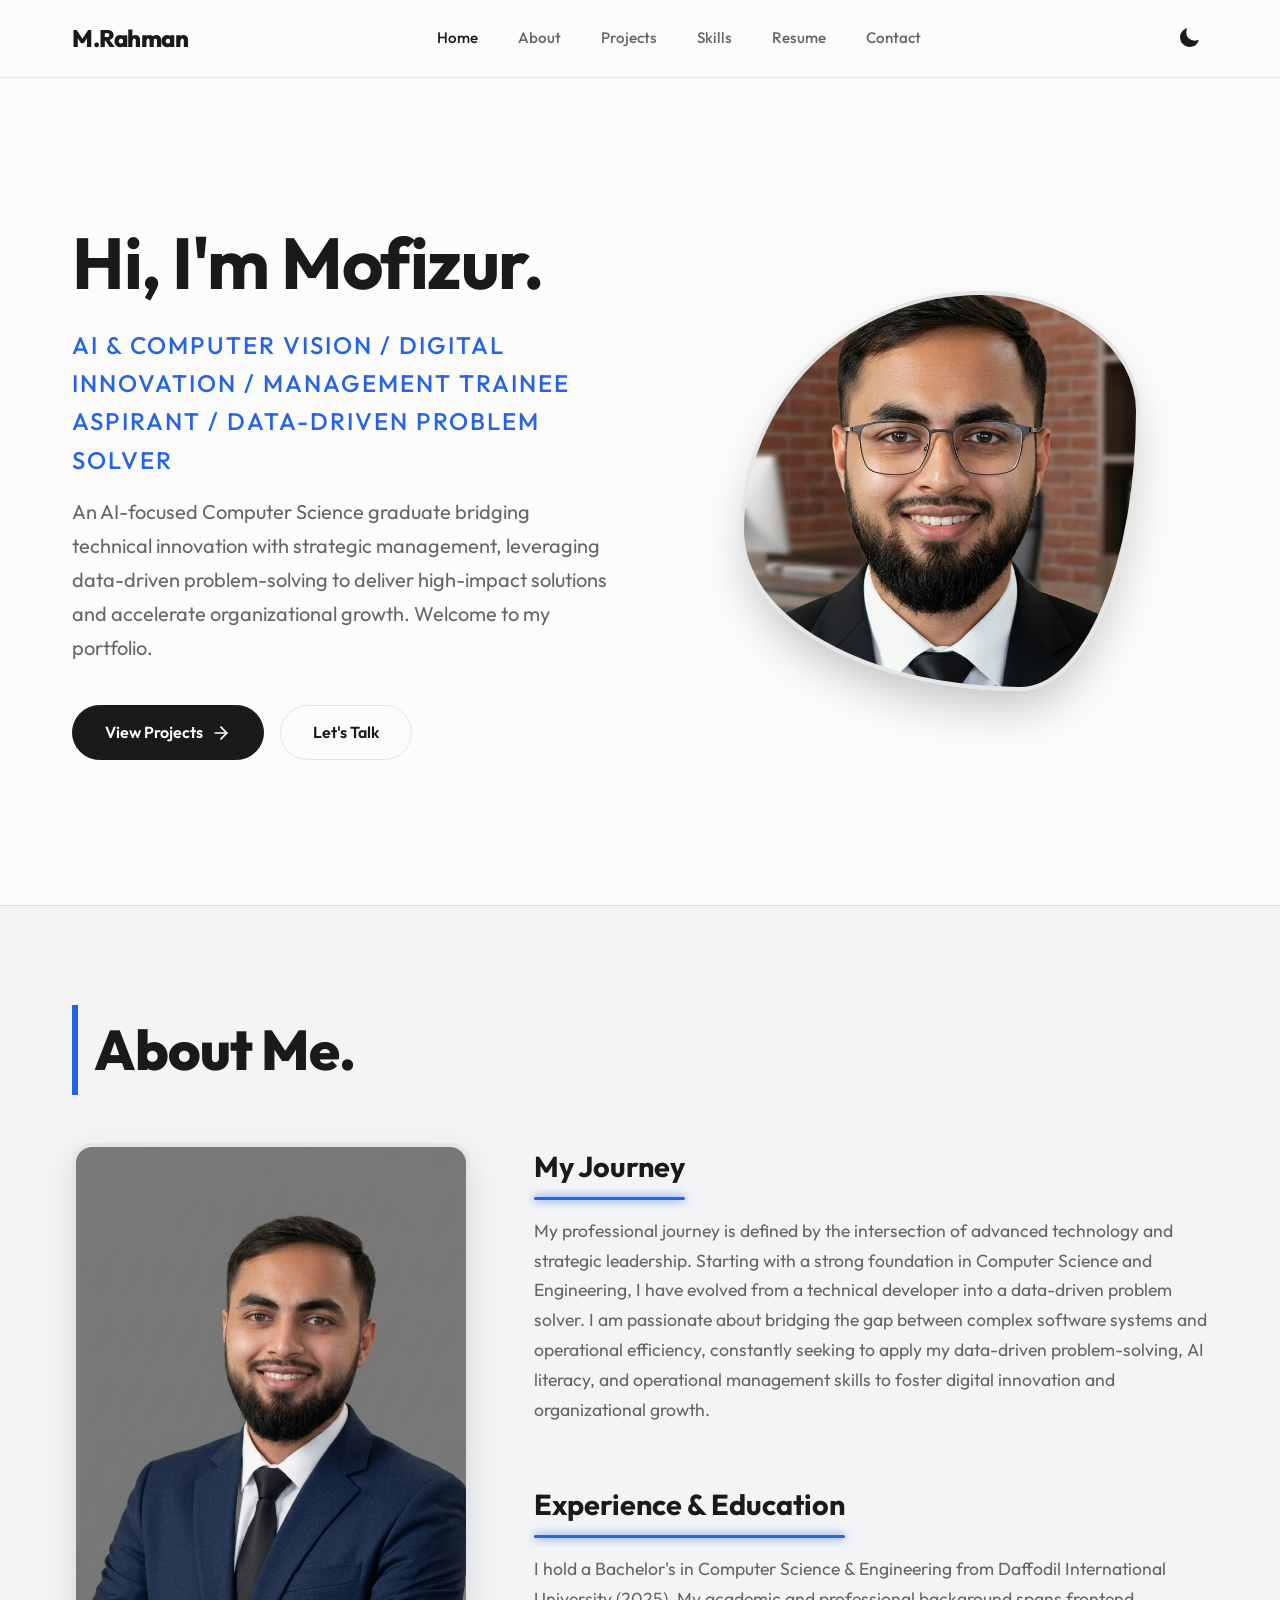
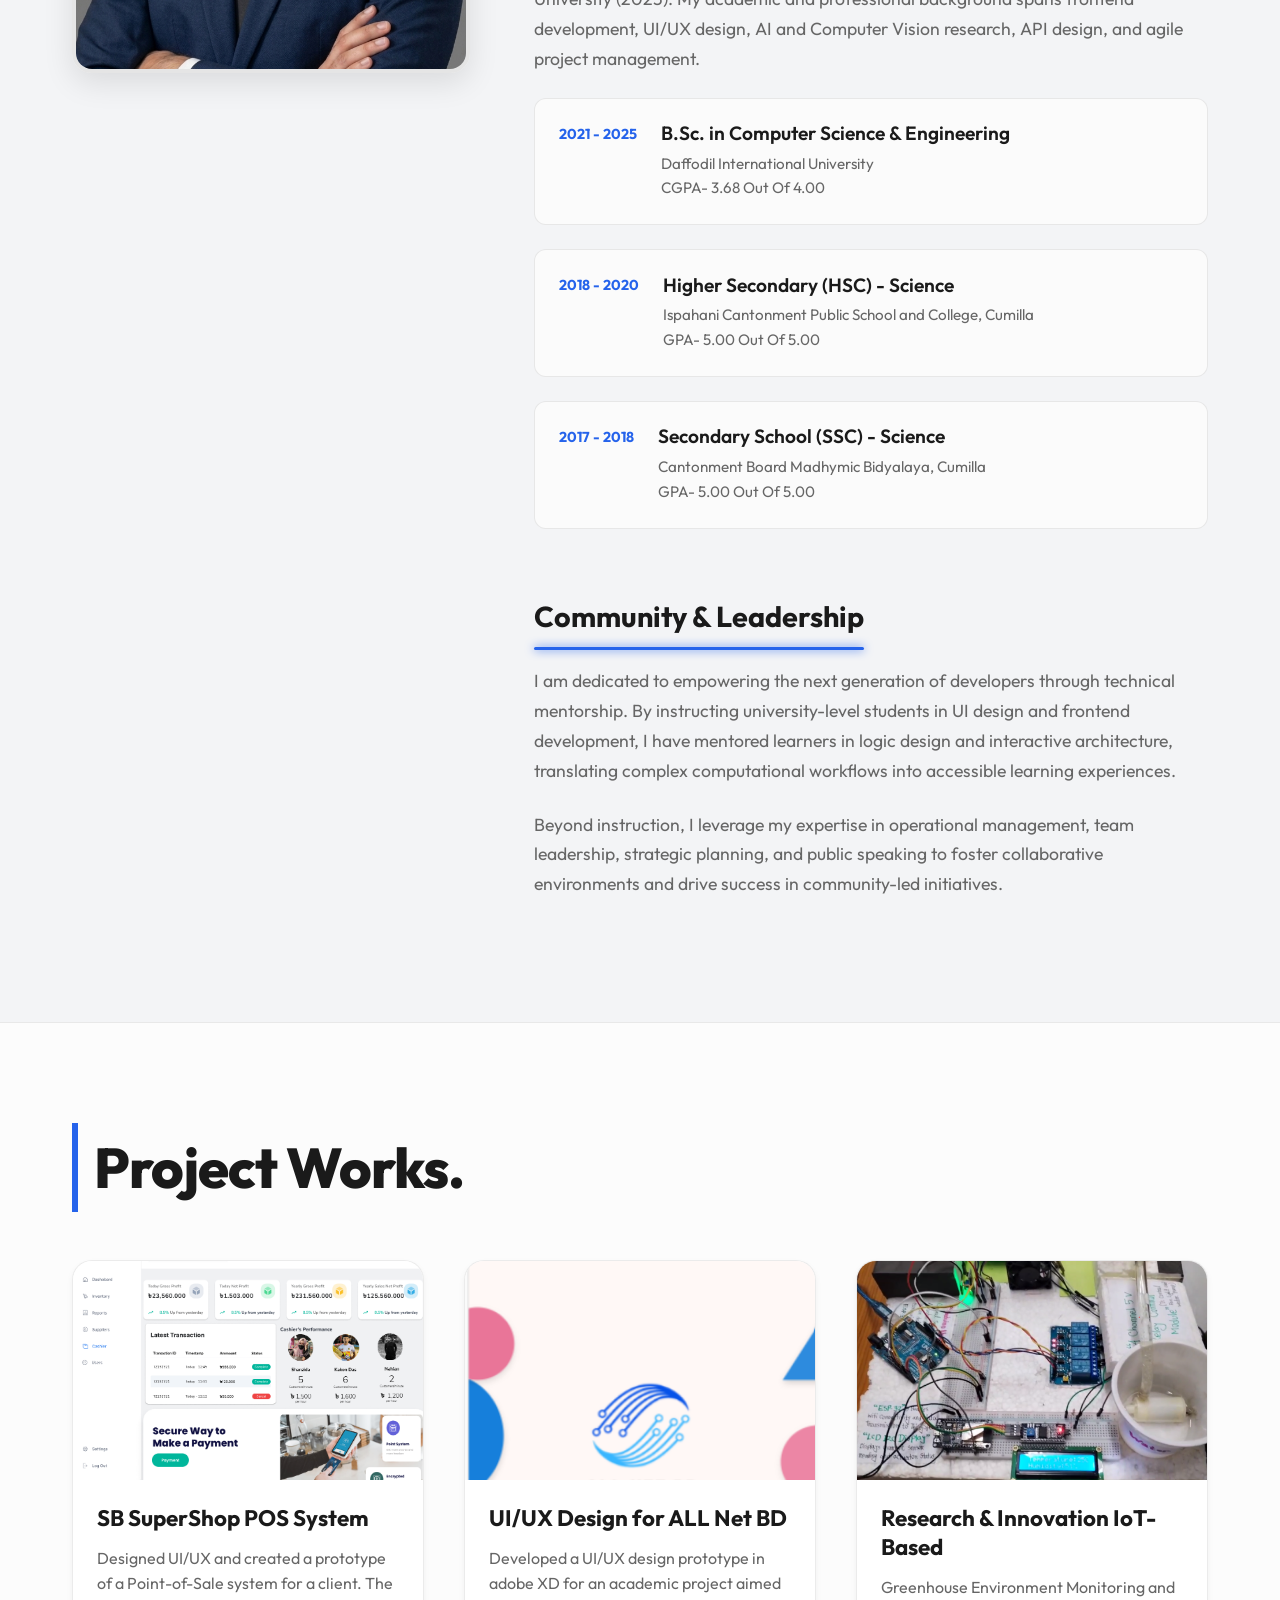
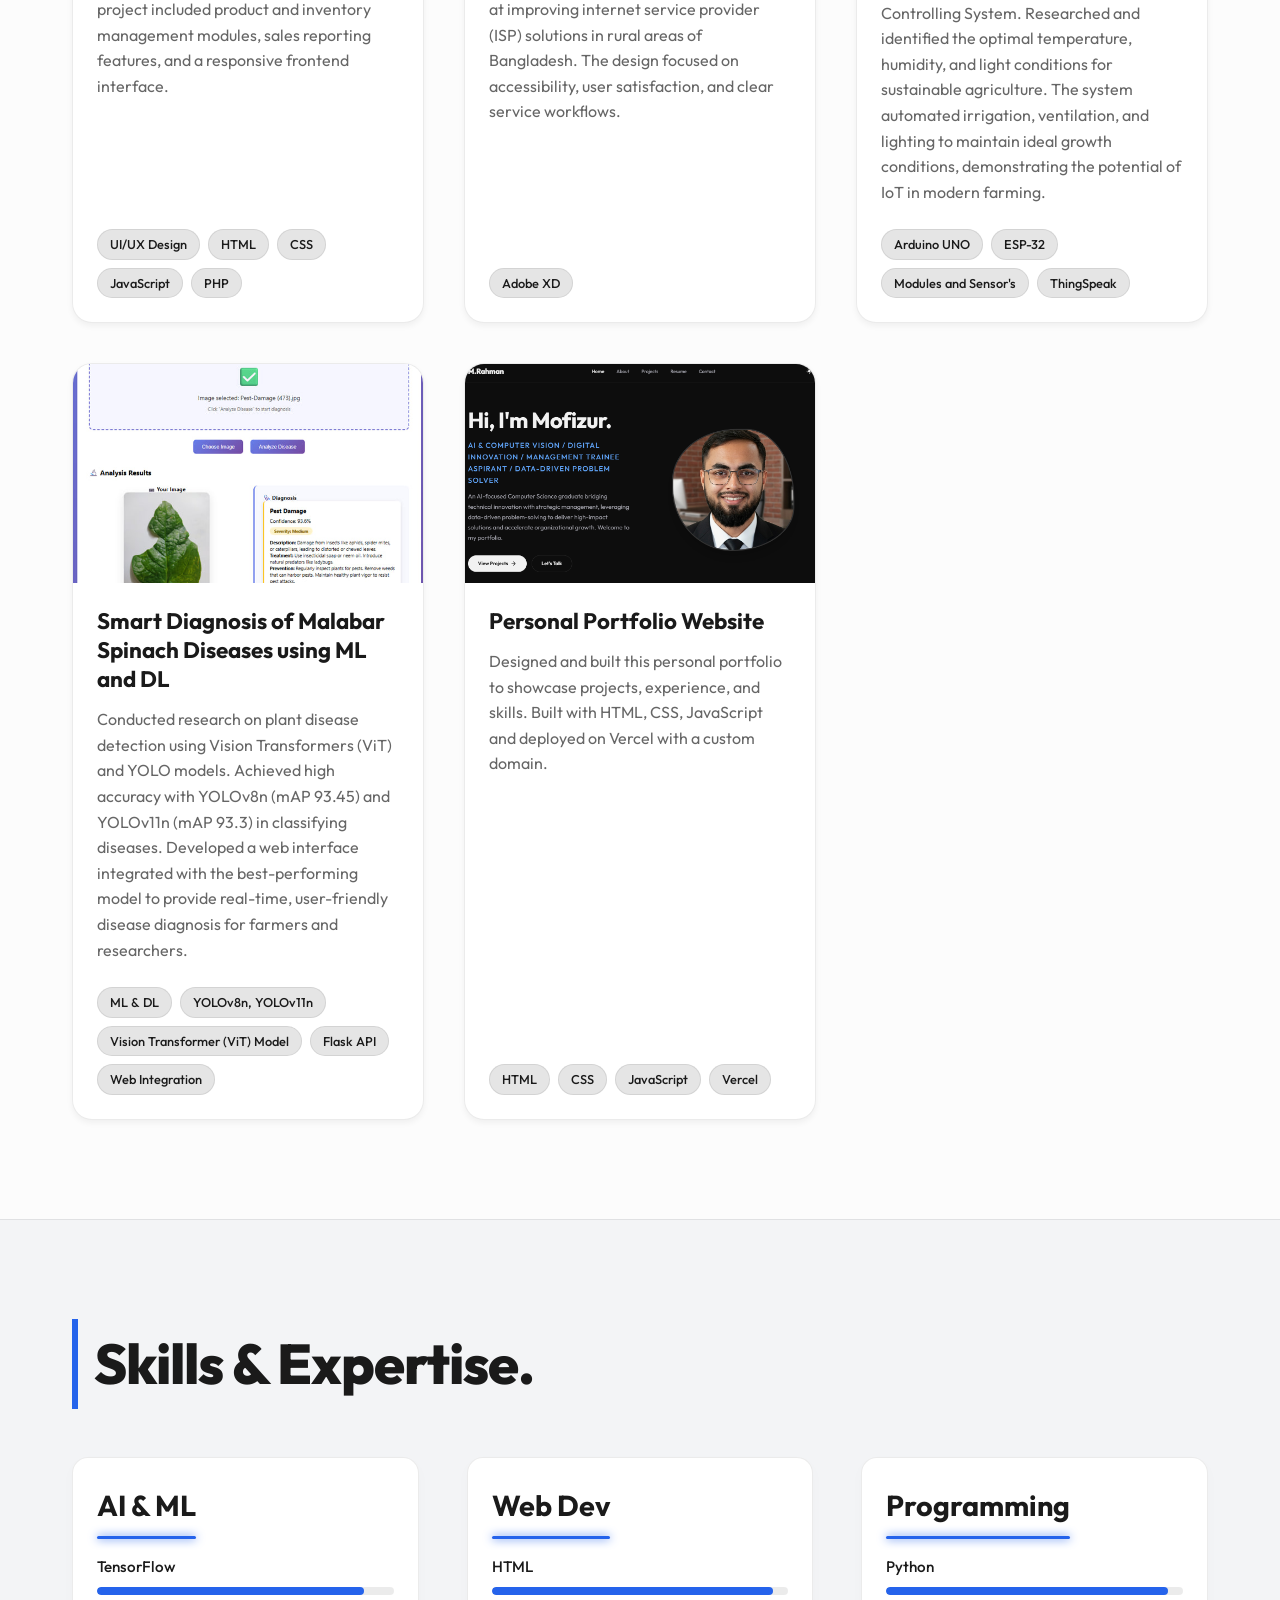
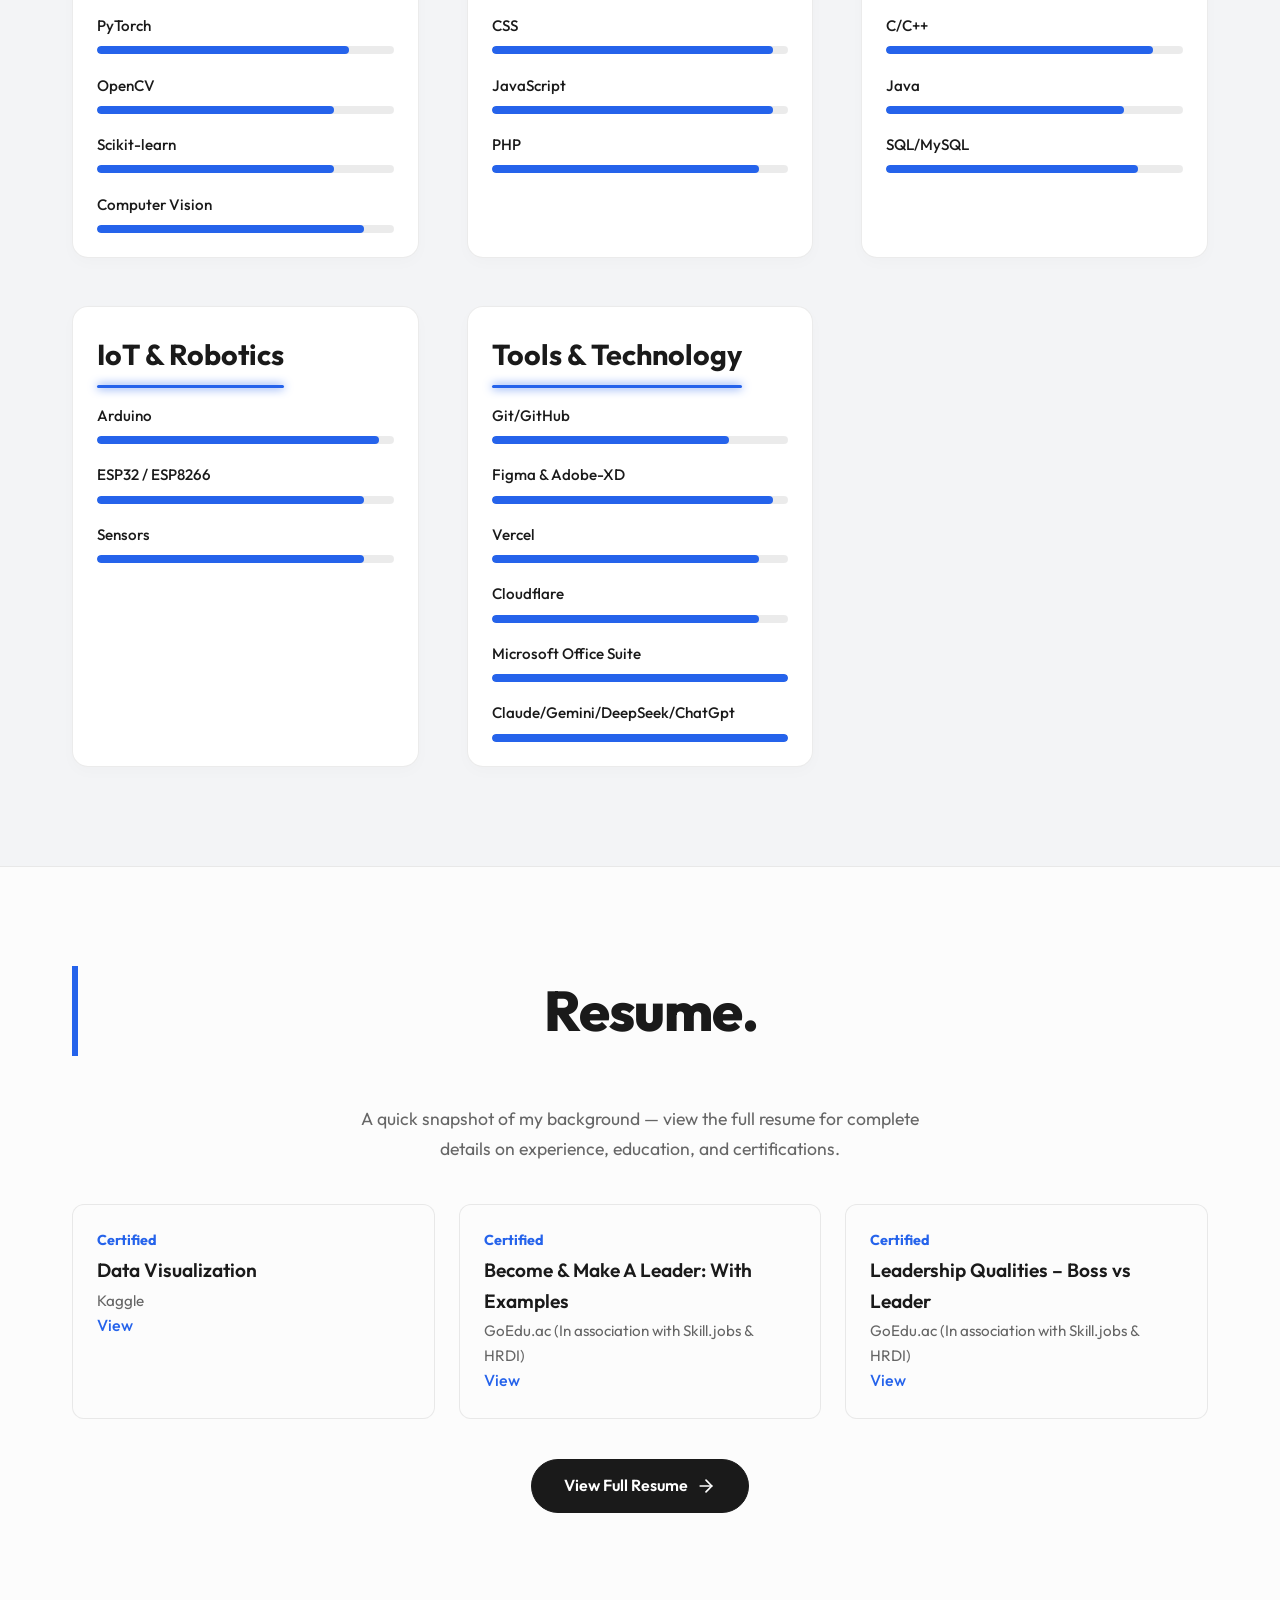
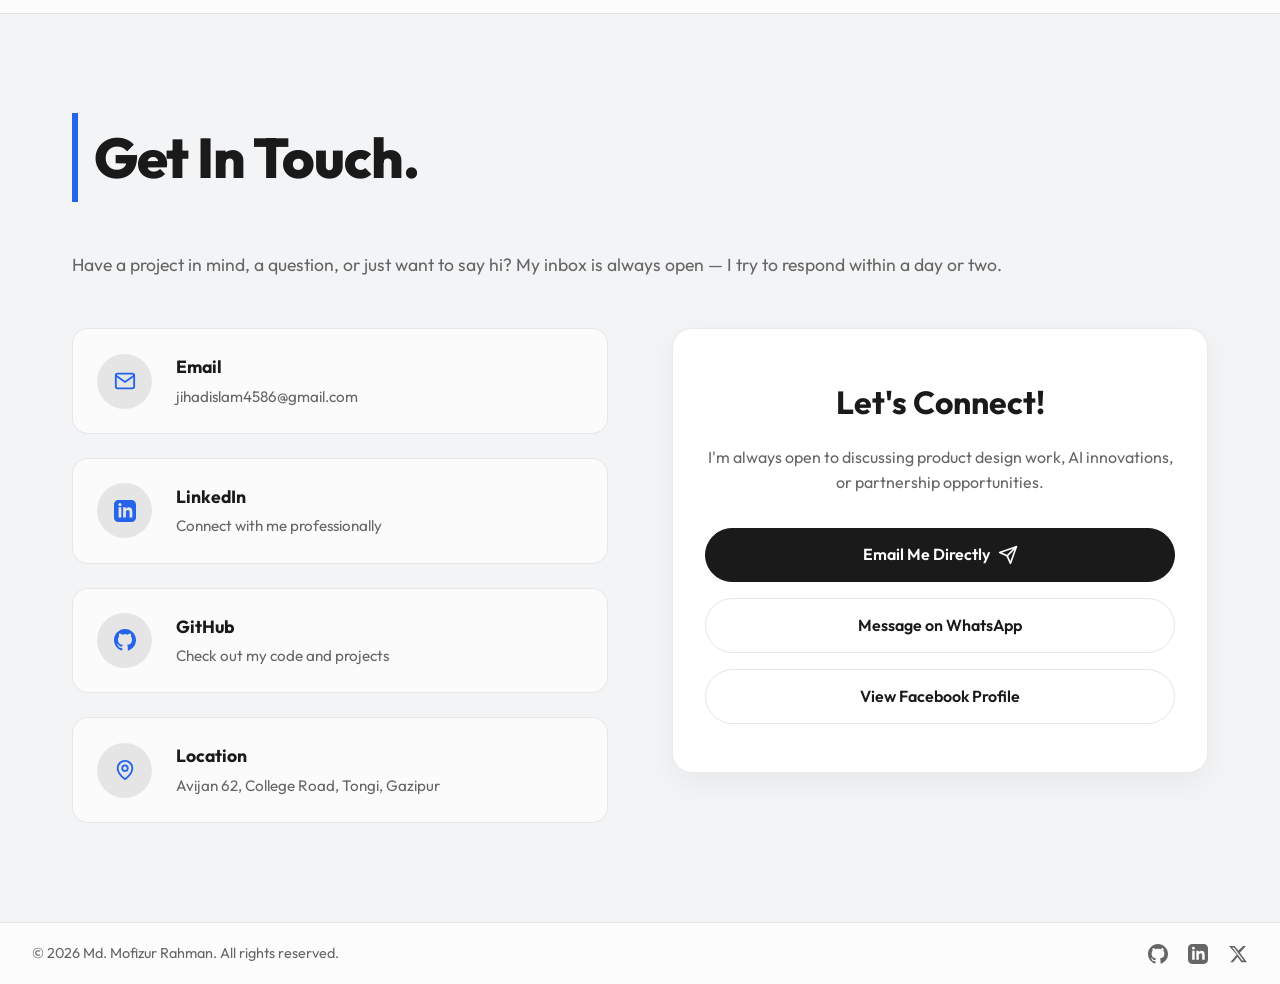
<file: index.html>
<!doctype html>
<html lang="en" data-theme="dark">
  <head>
    <meta charset="UTF-8" />
    <meta name="viewport" content="width=device-width, initial-scale=1" />
    <title>Mofizur Rahman</title>
    <meta name="description" content="Md. Mofizur Rahman is an AI, Computer Vision, and Full-Stack Web Developer in Bangladesh. Specializing in data-driven problem solving, UI/UX, and digital innovation." />
    <meta name="author" content="Md. Mofizur Rahman" />
    <meta name="robots" content="index, follow" />
    <link rel="canonical" href="https://mofizur.com" />
    <meta property="og:title" content="Md. Mofizur Rahman |  AI & Frontend Developer | UI/UX Designer | Management Trainee Aspirant in Bangladesh" />
    <meta property="og:description" content="Portfolio of Md. Mofizur Rahman: AI, Computer Vision, and Frontend Web Developer delivering data-driven software solutions." />
    <meta property="og:type" content="website" />
    <meta property="og:url" content="https://mofizur.com" />
    <link rel="preconnect" href="https://fonts.googleapis.com" />
    <link rel="preconnect" href="https://fonts.gstatic.com" crossorigin />
    <link href="https://fonts.googleapis.com/css2?family=Outfit:wght@300;400;500;600;700;800&display=swap" rel="stylesheet" />
    <link rel="stylesheet" href="assets/css/styles.css" />
  </head>
  <body>
    <nav class="navbar" id="navbar">
      <div class="nav-container">
        <a href="#home" class="nav-brand">M.Rahman</a>
        <div class="nav-links" id="nav-links">
          <a href="#home" class="active" data-section="home">Home</a>
          <a href="#about" data-section="about">About</a>
          <a href="#projects" data-section="projects">Projects</a>
          <a href="#skills" data-section="skills">Skills</a>
          <a href="resume.html">Resume</a>
          <a href="#contact" data-section="contact">Contact</a>
        </div>
        <div class="nav-controls">
          <button class="theme-toggle" id="theme-toggle" aria-label="Toggle Theme">
            <svg id="theme-icon" xmlns="http://www.w3.org/2000/svg" viewBox="0 0 24 24">
              <path
                d="M12 2.25a.75.75 0 0 1 .75.75v2.25a.75.75 0 0 1-1.5 0V3a.75.75 0 0 1 .75-.75ZM7.5 12a4.5 4.5 0 1 1 9 0 4.5 4.5 0 0 1-9 0ZM18.894 6.166a.75.75 0 0 0-1.06-1.06l-1.591 1.59a.75.75 0 1 0 1.06 1.061l1.591-1.59ZM21.75 12a.75.75 0 0 1-.75.75h-2.25a.75.75 0 0 1 0-1.5H21a.75.75 0 0 1 .75.75ZM17.834 18.894a.75.75 0 0 0 1.06-1.06l-1.59-1.591a.75.75 0 1 0-1.061 1.06l1.59 1.591ZM12 18.75a.75.75 0 0 1 .75.75V21a.75.75 0 0 1-1.5 0v-1.5a.75.75 0 0 1 .75-.75ZM6.166 18.894a.75.75 0 0 1-1.06-1.06l1.59-1.591a.75.75 0 1 1 1.061 1.06l-1.59 1.591ZM2.25 12a.75.75 0 0 1 .75-.75H5.25a.75.75 0 0 1 0 1.5H3a.75.75 0 0 1-.75-.75ZM6.166 6.166a.75.75 0 0 1 1.06-1.06l1.59 1.591a.75.75 0 1 1-1.061 1.06l-1.59-1.591Z"
              />
            </svg>
          </button>
          <button class="mobile-toggle" id="mobile-toggle" aria-label="Toggle Menu">
            <svg xmlns="http://www.w3.org/2000/svg" width="24" height="24" fill="none" viewBox="0 0 24 24" stroke="currentColor" stroke-width="2">
              <path stroke-linecap="round" stroke-linejoin="round" d="M4 6h16M4 12h16m-7 6h7" />
            </svg>
          </button>
        </div>
      </div>
    </nav>

    <main class="onepage-main">
      <section class="hero section-block reveal-on-scroll" id="home">
        <div class="hero-content">
          <h1 class="hero-title">Hi, I'm Mofizur.</h1>
          <span class="hero-subtitle"> AI & Computer Vision / Digital Innovation / Management Trainee Aspirant / Data-Driven Problem Solver </span>
          <p class="hero-desc">An AI-focused Computer Science graduate bridging technical innovation with strategic management, leveraging data-driven problem-solving to deliver high-impact solutions and accelerate organizational growth. Welcome to my portfolio.</p>
          <div class="hero-actions">
            <a href="#projects" class="btn-primary" data-section="projects">
              View Projects
              <svg xmlns="http://www.w3.org/2000/svg" width="20" height="20" viewBox="0 0 24 24" fill="none" stroke="currentColor" stroke-width="2" stroke-linecap="round" stroke-linejoin="round">
                <line x1="5" y1="12" x2="19" y2="12"></line>
                <polyline points="12 5 19 12 12 19"></polyline>
              </svg>
            </a>
            <a href="#contact" class="btn-secondary" data-section="contact">Let's Talk</a>
          </div>
        </div>
        <div class="hero-image-wrapper">
          <img src="assets/images/profile1.png" alt="Md. Mofizur Rahman Profile" class="hero-image" />
        </div>
      </section>

      <section class="page-section section-block bg-alt" id="about">
        <div class="page-container reveal-on-scroll">
          <h2 class="page-title">About Me.</h2>
          <div class="about-grid">
            <div class="about-image-col">
              <div class="image-stack">
                <img src="assets/images/profile.png" alt="Md. Mofizur Rahman" class="stack-img main-img" loading="lazy" />
              </div>
            </div>
            <div class="about-text-col">
              <h3 class="section-heading">My Journey</h3>
              <p class="section-text">My professional journey is defined by the intersection of advanced technology and strategic leadership. Starting with a strong foundation in Computer Science and Engineering, I have evolved from a technical developer into a data-driven problem solver. I am passionate about bridging the gap between complex software systems and operational efficiency, constantly seeking to apply my data-driven problem-solving, AI literacy, and operational management skills to foster digital innovation and organizational growth.</p>
              <h3 class="section-heading mt-2">Experience &amp; Education</h3>
              <p class="section-text">I hold a Bachelor's in Computer Science & Engineering from Daffodil International University (2025). My academic and professional background spans frontend development, UI/UX design, AI and Computer Vision research, API design, and agile project management.</p>
              <div class="experience-list">
                <div class="exp-item">
                  <span class="exp-year">2021 - 2025</span>
                  <div class="exp-details">
                    <h3>B.Sc. in Computer Science & Engineering</h3>
                    <p>Daffodil International University</p>
                    <p>CGPA- 3.68 Out Of 4.00</p>
                  </div>
                </div>
                <div class="exp-item">
                  <span class="exp-year">2018 - 2020</span>
                  <div class="exp-details">
                    <h3>Higher Secondary (HSC) - Science</h3>
                    <p>Ispahani Cantonment Public School and College, Cumilla</p>
                    <p>GPA- 5.00 Out Of 5.00</p>
                  </div>
                </div>
                <div class="exp-item">
                  <span class="exp-year">2017 - 2018</span>
                  <div class="exp-details">
                    <h3>Secondary School (SSC) - Science</h3>
                    <p>Cantonment Board Madhymic Bidyalaya, Cumilla</p>
                    <p>GPA- 5.00 Out Of 5.00</p>
                  </div>
                </div>
              </div>
              <h3 class="section-heading mt-2">Community &amp; Leadership</h3>
              <p class="section-text">I am dedicated to empowering the next generation of developers through technical mentorship. By instructing university-level students in UI design and frontend development, I have mentored learners in logic design and interactive architecture, translating complex computational workflows into accessible learning experiences.</p>
              <p class="section-text">Beyond instruction, I leverage my expertise in operational management, team leadership, strategic planning, and public speaking to foster collaborative environments and drive success in community-led initiatives.</p>
            </div>
          </div>
        </div>
      </section>

      <section class="page-section section-block" id="projects">
        <div class="page-container reveal-on-scroll">
          <h2 class="page-title">Project Works.</h2>
          <div class="projects-grid">
            <div class="project-card reveal-on-scroll" style="transition-delay: 0.1s;">
              <div class="project-img-wrapper">
                <img src="assets/images/sb-supershop.png" alt="SB Redesign" class="project-img" loading="lazy" />
                <div class="project-overlay">
                  <a href="https://github.com/Jihad4586/SB-SuperShop-POS-System-with-HTML-CSS-Js-and-PHP.git" target="_blank" rel="noopener noreferrer" class="overlay-btn">
                    <svg xmlns="http://www.w3.org/2000/svg" width="18" height="18" viewBox="0 0 24 24" fill="none" stroke="currentColor" stroke-width="2" stroke-linecap="round" stroke-linejoin="round">
                      <path d="M10 13a5 5 0 0 0 7.54.54l3-3a5 5 0 0 0-7.07-7.07l-1.72 1.71"></path>
                      <path d="M14 11a5 5 0 0 0-7.54-.54l-3 3a5 5 0 0 0 7.07 7.07l1.71-1.71"></path>
                    </svg>
                    View Project
                  </a>
                </div>
              </div>
              <div class="project-info">
                <h3 class="project-title">SB SuperShop POS System</h3>
                <p class="project-desc">Designed UI/UX and created a prototype of a Point-of-Sale system for a client. The project included product and inventory management modules, sales reporting features, and a responsive frontend interface.</p>
                <div class="project-tags">
                  <span class="tag">UI/UX Design</span>
                  <span class="tag">HTML</span>
                  <span class="tag">CSS</span>
                  <span class="tag">JavaScript</span>
                  <span class="tag">PHP</span>
                </div>
              </div>
            </div>
            <div class="project-card reveal-on-scroll" style="transition-delay: 0.2s;">
              <div class="project-img-wrapper">
                <img src="assets/images/All Net BD.png" alt="All Net BD" class="project-img" loading="lazy" />
                <div class="project-overlay">
                  <a href="https://xd.adobe.com/view/a0264da6-63a3-4a7a-8b66-860cef3ea9c4-f575/" target="_blank" rel="noopener noreferrer" class="overlay-btn">
                    <svg xmlns="http://www.w3.org/2000/svg" width="18" height="18" viewBox="0 0 24 24" fill="none" stroke="currentColor" stroke-width="2" stroke-linecap="round" stroke-linejoin="round">
                      <path d="M10 13a5 5 0 0 0 7.54.54l3-3a5 5 0 0 0-7.07-7.07l-1.72 1.71"></path>
                      <path d="M14 11a5 5 0 0 0-7.54-.54l-3 3a5 5 0 0 0 7.07 7.07l1.71-1.71"></path>
                    </svg>
                    View Project
                  </a>
                </div>
              </div>
              <div class="project-info">
                <h3 class="project-title">UI/UX Design for ALL Net BD</h3>
                <p class="project-desc">Developed a UI/UX design prototype in adobe XD for an academic project aimed at improving internet service provider (ISP) solutions in rural areas of Bangladesh. The design focused on accessibility, user satisfaction, and clear service workflows.</p>
                  <div class="project-tags">
                  <span class="tag">Adobe XD</span>
                </div>
              </div>
            </div>
            <div class="project-card reveal-on-scroll" style="transition-delay: 0.3s;">
              <div class="project-img-wrapper">
                <img src="assets/images/Iot.png" alt="Research & Innovation" class="project-img" loading="lazy" />
                <div class="project-overlay">
                  <a href="https://thingspeak.mathworks.com/channels/2709415" target="_blank" rel="noopener noreferrer" class="overlay-btn">
                    <svg xmlns="http://www.w3.org/2000/svg" width="18" height="18" viewBox="0 0 24 24" fill="none" stroke="currentColor" stroke-width="2" stroke-linecap="round" stroke-linejoin="round">
                      <path d="M10 13a5 5 0 0 0 7.54.54l3-3a5 5 0 0 0-7.07-7.07l-1.72 1.71"></path>
                      <path d="M14 11a5 5 0 0 0-7.54-.54l-3 3a5 5 0 0 0 7.07 7.07l1.71-1.71"></path>
                    </svg>
                    View Project
                  </a>
                </div>
              </div>
              <div class="project-info">
                <h3 class="project-title">Research & Innovation IoT-Based</h3>
                <p class="project-desc">Greenhouse Environment Monitoring and Controlling System. Researched and identified the optimal temperature, humidity, and light conditions for sustainable agriculture. The system automated irrigation, ventilation, and lighting to maintain ideal growth conditions, demonstrating the potential of IoT in modern farming.</p>
                <div class="project-tags">
                  <span class="tag">Arduino UNO</span>
                  <span class="tag">ESP-32</span>
                  <span class="tag">Modules and Sensor's</span>
                  <span class="tag">ThingSpeak</span>
                </div>
              </div>
            </div>
            <div class="project-card reveal-on-scroll" style="transition-delay: 0.1s;">
              <div class="project-img-wrapper">
                <img src="assets/images/Defence.jpg" alt="Smart Diagnosis" class="project-img" loading="lazy" />
                <div class="project-overlay">
                  <a href="http://dspace.daffodilvarsity.edu.bd:8080/handle/123456789/16720" target="_blank" rel="noopener noreferrer" class="overlay-btn">
                    <svg xmlns="http://www.w3.org/2000/svg" width="18" height="18" viewBox="0 0 24 24" fill="none" stroke="currentColor" stroke-width="2" stroke-linecap="round" stroke-linejoin="round">
                      <path d="M10 13a5 5 0 0 0 7.54.54l3-3a5 5 0 0 0-7.07-7.07l-1.72 1.71"></path>
                      <path d="M14 11a5 5 0 0 0-7.54-.54l-3 3a5 5 0 0 0 7.07 7.07l1.71-1.71"></path>
                    </svg>
                    View Project
                  </a>
                </div>
              </div>
              <div class="project-info">
                <h3 class="project-title">Smart Diagnosis of Malabar Spinach Diseases using ML and DL</h3>
                <p class="project-desc">Conducted research on plant disease detection using Vision Transformers (ViT) and YOLO models. Achieved high accuracy with YOLOv8n (mAP 93.45) and YOLOv11n (mAP 93.3) in classifying diseases. Developed a web interface integrated with the best-performing model to provide real-time, user-friendly disease diagnosis for farmers and researchers.</p>
                  <div class="project-tags">
                  <span class="tag">ML & DL</span>
                  <span class="tag">YOLOv8n, YOLOv11n</span>
                  <span class="tag">Vision Transformer (ViT) Model</span>
                  <span class="tag">Flask API</span>
                  <span class="tag">Web Integration</span>
                </div>
              </div>
            </div>
            <div class="project-card reveal-on-scroll" style="transition-delay: 0.2s;">
              <div class="project-img-wrapper">
                <img src="assets/images/protfolio.png" alt="Portfolio Site" class="project-img" loading="lazy" />
                <div class="project-overlay">
                  <a href="#" target="_blank" rel="noopener noreferrer" class="overlay-btn">
                    <svg xmlns="http://www.w3.org/2000/svg" width="18" height="18" viewBox="0 0 24 24" fill="none" stroke="currentColor" stroke-width="2" stroke-linecap="round" stroke-linejoin="round">
                      <path d="M10 13a5 5 0 0 0 7.54.54l3-3a5 5 0 0 0-7.07-7.07l-1.72 1.71"></path>
                      <path d="M14 11a5 5 0 0 0-7.54-.54l-3 3a5 5 0 0 0 7.07 7.07l1.71-1.71"></path>
                    </svg>
                    View Project
                  </a>
                </div>
              </div>
              <div class="project-info">
                <h3 class="project-title">Personal Portfolio Website</h3>
                <p class="project-desc">Designed and built this personal portfolio to showcase projects, experience, and skills. Built with HTML, CSS, JavaScript and deployed on Vercel with a custom domain.</p>
                  <div class="project-tags">
                  <span class="tag">HTML</span>
                  <span class="tag">CSS</span>
                  <span class="tag">JavaScript</span>
                  <span class="tag">Vercel</span>
                </div>
              </div>
            </div>
          </div>
        </div>
      </section>

      <section class="page-section section-block bg-alt" id="skills">
        <div class="page-container reveal-on-scroll">
          <h2 class="page-title">Skills & Expertise.</h2>
          <div class="skills-grid">
            
            <div class="skill-group reveal-on-scroll" style="transition-delay: 0.1s;">
              <h3 class="section-heading">AI & ML</h3>
              <div class="skill-item">
                <div class="skill-header"><span>TensorFlow</span><span></span></div>
                <div class="skill-bar-bg"><div class="skill-bar-fill" data-width="90%"></div></div>
              </div>
              <div class="skill-item">
                <div class="skill-header"><span>PyTorch</span><span></span></div>
                <div class="skill-bar-bg"><div class="skill-bar-fill" data-width="85%"></div></div>
              </div>
              <div class="skill-item">
                <div class="skill-header"><span>OpenCV</span><span></span></div>
                <div class="skill-bar-bg"><div class="skill-bar-fill" data-width="80%"></div></div>
              </div>
              <div class="skill-item">
                <div class="skill-header"><span>Scikit-learn</span><span></span></div>
                <div class="skill-bar-bg"><div class="skill-bar-fill" data-width="80%"></div></div>
              </div>
              <div class="skill-item">
                <div class="skill-header"><span>Computer Vision</span><span></span></div>
                <div class="skill-bar-bg"><div class="skill-bar-fill" data-width="90%"></div></div>
              </div>
            </div>

            <div class="skill-group reveal-on-scroll" style="transition-delay: 0.2s;">
              <h3 class="section-heading">Web Dev</h3>
              <div class="skill-item">
                <div class="skill-header"><span>HTML</span><span></span></div>
                <div class="skill-bar-bg"><div class="skill-bar-fill" data-width="95%"></div></div>
              </div>
              <div class="skill-item">
                <div class="skill-header"><span>CSS</span><span></span></div>
                <div class="skill-bar-bg"><div class="skill-bar-fill" data-width="95%"></div></div>
              </div>
              <div class="skill-item">
                <div class="skill-header"><span>JavaScript</span><span></span></div>
                <div class="skill-bar-bg"><div class="skill-bar-fill" data-width="95%"></div></div>
              </div>
              <div class="skill-item">
                <div class="skill-header"><span>PHP</span><span></span></div>
                <div class="skill-bar-bg"><div class="skill-bar-fill" data-width="90%"></div></div>
              </div>
            </div>

            <div class="skill-group reveal-on-scroll" style="transition-delay: 0.3s;">
              <h3 class="section-heading">Programming</h3>
              <div class="skill-item">
                <div class="skill-header"><span>Python</span><span></span></div>
                <div class="skill-bar-bg"><div class="skill-bar-fill" data-width="95%"></div></div>
              </div>
              <div class="skill-item">
                <div class="skill-header"><span>C/C++</span><span></span></div>
                <div class="skill-bar-bg"><div class="skill-bar-fill" data-width="90%"></div></div>
              </div>
              <div class="skill-item">
                <div class="skill-header"><span>Java</span><span></span></div>
                <div class="skill-bar-bg"><div class="skill-bar-fill" data-width="80%"></div></div>
              </div>
              <div class="skill-item">
                <div class="skill-header"><span>SQL/MySQL</span><span></span></div>
                <div class="skill-bar-bg"><div class="skill-bar-fill" data-width="85%"></div></div>
              </div>
            </div>

            <div class="skill-group reveal-on-scroll" style="transition-delay: 0.4s;">
              <h3 class="section-heading">IoT & Robotics</h3>
              <div class="skill-item">
                <div class="skill-header"><span>Arduino</span><span></span></div>
                <div class="skill-bar-bg"><div class="skill-bar-fill" data-width="95%"></div></div>
              </div>
              <div class="skill-item">
                <div class="skill-header"><span>ESP32 / ESP8266</span><span></span></div>
                <div class="skill-bar-bg"><div class="skill-bar-fill" data-width="90%"></div></div>
              </div>
              <div class="skill-item">
                <div class="skill-header"><span>Sensors</span><span></span></div>
                <div class="skill-bar-bg"><div class="skill-bar-fill" data-width="90%"></div></div>
              </div>
            </div>


            <div class="skill-group reveal-on-scroll" style="transition-delay: 0.4s;">
              <h3 class="section-heading">Tools & Technology</h3>
              <div class="skill-item">
                <div class="skill-header"><span>Git/GitHub</span><span></span></div>
                <div class="skill-bar-bg"><div class="skill-bar-fill" data-width="80%"></div></div>
              </div>
              <div class="skill-item">
                <div class="skill-header"><span>Figma & Adobe-XD</span><span></span></div>
                <div class="skill-bar-bg"><div class="skill-bar-fill" data-width="95%"></div></div>
              </div>
              <div class="skill-item">
                <div class="skill-header"><span>Vercel</span><span></span></div>
                <div class="skill-bar-bg"><div class="skill-bar-fill" data-width="90%"></div></div>
              </div>
              <div class="skill-item">
                <div class="skill-header"><span>Cloudflare</span><span></span></div>
                <div class="skill-bar-bg"><div class="skill-bar-fill" data-width="90%"></div></div>
              </div>
              <div class="skill-item">
                <div class="skill-header"><span>Microsoft Office Suite</span><span></span></div>
                <div class="skill-bar-bg"><div class="skill-bar-fill" data-width="100%"></div></div>
              </div>
              <div class="skill-item">
                <div class="skill-header"><span>Claude/Gemini/DeepSeek/ChatGpt</span><span></span></div>
                <div class="skill-bar-bg"><div class="skill-bar-fill" data-width="100%"></div></div>
              </div>
            </div>

          </div>
        </div>
      </section>

      <section class="page-section section-block" id="resume">
        <div class="page-container resume-preview-container reveal-on-scroll">
          <h2 class="page-title">Resume.</h2>
          <p class="section-text resume-preview-text">A quick snapshot of my background — view the full resume for complete details on experience, education, and certifications.</p>
          <div class="resume-preview-grid">
            <div class="exp-item reveal-on-scroll" style="transition-delay: 0.1s;">
              <span class="exp-year">Certified</span>
              <div class="exp-details">
                <h3>Data Visualization</h3>
                <p>Kaggle</p>
                <a href="https://www.notion.so/Data-Visualization-32d64127c78e8022833deb09a21f22f1?source=copy_link" class="text-link">View</a>
              </div>
            </div>
            <div class="exp-item reveal-on-scroll" style="transition-delay: 0.2s;">
              <span class="exp-year">Certified</span>
              <div class="exp-details">
                <h3>Become & Make A Leader: With Examples</h3>
                <p>GoEdu.ac (In association with Skill.jobs & HRDI)</p>
                <a href="https://goedu.ac/certificate/93c38fdf28fd4b63bb2a6bbfd74dfc5c" class="text-link">View</a>
              </div>
            </div>
            <div class="exp-item reveal-on-scroll" style="transition-delay: 0.3s;">
              <span class="exp-year">Certified</span>
              <div class="exp-details">
                <h3>Leadership Qualities – Boss vs Leader</h3>
                <p>GoEdu.ac (In association with Skill.jobs & HRDI)</p>
                <a href="https://goedu.ac/certificate/93954bb32e304f7da60a6a927fed1fa5" class="text-link">View</a>
              </div>
            </div>
          </div>
          <a href="resume.html" class="btn-primary">
            View Full Resume
            <svg xmlns="http://www.w3.org/2000/svg" width="20" height="20" viewBox="0 0 24 24" fill="none" stroke="currentColor" stroke-width="2" stroke-linecap="round" stroke-linejoin="round">
              <line x1="5" y1="12" x2="19" y2="12"></line>
              <polyline points="12 5 19 12 12 19"></polyline>
            </svg>
          </a>
        </div>
      </section>

      <section class="page-section section-block contact-page bg-alt" id="contact">
        <div class="page-container reveal-on-scroll">
          <h2 class="page-title">Get In Touch.</h2>
          <p class="section-text">Have a project in mind, a question, or just want to say hi? My inbox is always open — I try to respond within a day or two.</p>
          <div class="contact-grid">
            <div class="contact-info">
              <div class="info-items">
                <a href="mailto:jihadislam4586@gmail.com" class="text-link-card info-item reveal-on-scroll" style="transition-delay: 0.1s;">
                  <span class="info-icon">
                    <svg xmlns="http://www.w3.org/2000/svg" width="22" height="22" viewBox="0 0 24 24" fill="none" stroke="currentColor" stroke-width="2" stroke-linecap="round" stroke-linejoin="round">
                      <path d="M4 4h16c1.1 0 2 .9 2 2v12c0 1.1-.9 2-2 2H4c-1.1 0-2-.9-2-2V6c0-1.1.9-2 2-2Z"></path>
                      <path d="m22 6-10 7L2 6"></path>
                    </svg>
                  </span>
                  <div class="info-details">
                    <h3>Email</h3>
                    <p>jihadislam4586@gmail.com</p>
                  </div>
                </a>
                <a href="https://www.linkedin.com/in/md-mofizur/" target="_blank" rel="noopener noreferrer" class="text-link-card info-item reveal-on-scroll" style="transition-delay: 0.2s;">
                  <span class="info-icon">
                    <svg xmlns="http://www.w3.org/2000/svg" width="22" height="22" viewBox="0 0 24 24" fill="currentColor"><path d="M19 0h-14c-2.761 0-5 2.239-5 5v14c0 2.761 2.239 5 5 5h14c2.762 0 5-2.239 5-5v-14c0-2.761-2.238-5-5-5zm-11 19h-3v-11h3v11zm-1.5-12.268c-.966 0-1.75-.79-1.75-1.764s.784-1.764 1.75-1.764 1.75.79 1.75 1.764-.783 1.764-1.75 1.764zm13.5 12.268h-3v-5.604c0-3.368-4-3.113-4 0v5.604h-3v-11h3v1.765c1.396-2.586 7-2.777 7 2.476v6.759z" /></svg>
                  </span>
                  <div class="info-details">
                    <h3>LinkedIn</h3>
                    <p>Connect with me professionally</p>
                  </div>
                </a>
                <a href="https://github.com/Jihad4586" target="_blank" rel="noopener noreferrer" class="text-link-card info-item reveal-on-scroll" style="transition-delay: 0.3s;">
                  <span class="info-icon">
                    <svg xmlns="http://www.w3.org/2000/svg" width="22" height="22" viewBox="0 0 24 24" fill="currentColor">
                      <path d="M12 0c-6.626 0-12 5.373-12 12 0 5.302 3.438 9.8 8.207 11.387.599.111.793-.261.793-.577v-2.234c-3.338.726-4.033-1.416-4.033-1.416-.546-1.387-1.333-1.756-1.333-1.756-1.089-.745.083-.729.083-.729 1.205.084 1.839 1.237 1.839 1.237 1.07 1.834 2.807 1.304 3.492.997.107-.775.418-1.305.762-1.604-2.665-.305-5.467-1.334-5.467-5.931 0-1.311.469-2.381 1.236-3.221-.124-.303-.535-1.524.117-3.176 0 0 1.008-.322 3.301 1.23.957-.266 1.983-.399 3.003-.404 1.02.005 2.047.138 3.006.404 2.291-1.552 3.297-1.23 3.297-1.23.653 1.653.242 2.874.118 3.176.77.84 1.235 1.911 1.235 3.221 0 4.609-2.807 5.624-5.479 5.921.43.372.823 1.102.823 2.222v3.293c0 .319.192.694.801.576 4.765-1.589 8.199-6.086 8.199-11.386 0-6.627-5.373-12-12-12z" />
                    </svg>
                  </span>
                  <div class="info-details">
                    <h3>GitHub</h3>
                    <p>Check out my code and projects</p>
                  </div>
                </a>
                <div class="text-link-card info-item reveal-on-scroll" style="transition-delay: 0.4s;">
                  <span class="info-icon">
                    <svg xmlns="http://www.w3.org/2000/svg" width="22" height="22" viewBox="0 0 24 24" fill="none" stroke="currentColor" stroke-width="2" stroke-linecap="round" stroke-linejoin="round">
                      <path d="M20 10c0 6-8 12-8 12s-8-6-8-12a8 8 0 0 1 16 0Z"></path>
                      <circle cx="12" cy="10" r="3"></circle>
                    </svg>
                  </span>
                  <div class="info-details">
                    <h3>Location</h3>
                    <p>Avijan 62, College Road, Tongi, Gazipur</p>
                  </div>
                </div>
              </div>
            </div>
            
            <div class="contact-cta reveal-on-scroll" style="transition-delay: 0.3s;">
              <h3>Let's Connect!</h3>
              <p>I'm always open to discussing product design work, AI innovations, or partnership opportunities.</p>
              <div class="cta-buttons">
                <a href="mailto:jihadislam4586@gmail.com" class="btn-primary">
                  Email Me Directly
                  <svg xmlns="http://www.w3.org/2000/svg" width="20" height="20" viewBox="0 0 24 24" fill="none" stroke="currentColor" stroke-width="2" stroke-linecap="round" stroke-linejoin="round">
                    <line x1="22" y1="2" x2="11" y2="13"></line>
                    <polygon points="22 2 15 22 11 13 2 9 22 2"></polygon>
                  </svg>
                </a>
                <a href="https://wa.me/8801785889591" target="_blank" rel="noopener noreferrer" class="btn-secondary">
                    Message on WhatsApp
                </a>
                <a href="https://www.facebook.com/md.jihad.khandoker.2025" target="_blank" rel="noopener noreferrer" class="btn-secondary">
                  View Facebook Profile
                </a>
              </div>
            </div>
          </div>
        </div>
      </section>
    </main>

    <footer>
      <div class="footer-left">&copy; <span id="year">2026</span> Md. Mofizur Rahman. All rights reserved.</div>
      <div class="socials">
        <a href="https://github.com/Jihad4586" target="_blank" rel="noopener noreferrer" aria-label="GitHub">
          <svg xmlns="http://www.w3.org/2000/svg" width="20" height="20" viewBox="0 0 24 24" fill="currentColor">
            <path d="M12 0c-6.626 0-12 5.373-12 12 0 5.302 3.438 9.8 8.207 11.387.599.111.793-.261.793-.577v-2.234c-3.338.726-4.033-1.416-4.033-1.416-.546-1.387-1.333-1.756-1.333-1.756-1.089-.745.083-.729.083-.729 1.205.084 1.839 1.237 1.839 1.237 1.07 1.834 2.807 1.304 3.492.997.107-.775.418-1.305.762-1.604-2.665-.305-5.467-1.334-5.467-5.931 0-1.311.469-2.381 1.236-3.221-.124-.303-.535-1.524.117-3.176 0 0 1.008-.322 3.301 1.23.957-.266 1.983-.399 3.003-.404 1.02.005 2.047.138 3.006.404 2.291-1.552 3.297-1.23 3.297-1.23.653 1.653.242 2.874.118 3.176.77.84 1.235 1.911 1.235 3.221 0 4.609-2.807 5.624-5.479 5.921.43.372.823 1.102.823 2.222v3.293c0 .319.192.694.801.576 4.765-1.589 8.199-6.086 8.199-11.386 0-6.627-5.373-12-12-12z" />
          </svg>
        </a>
        <a href="https://www.linkedin.com/in/md-mofizur/" target="_blank" rel="noopener noreferrer" aria-label="LinkedIn">
          <svg xmlns="http://www.w3.org/2000/svg" width="20" height="20" viewBox="0 0 24 24" fill="currentColor"><path d="M19 0h-14c-2.761 0-5 2.239-5 5v14c0 2.761 2.239 5 5 5h14c2.762 0 5-2.239 5-5v-14c0-2.761-2.238-5-5-5zm-11 19h-3v-11h3v11zm-1.5-12.268c-.966 0-1.75-.79-1.75-1.764s.784-1.764 1.75-1.764 1.75.79 1.75 1.764-.783 1.764-1.75 1.764zm13.5 12.268h-3v-5.604c0-3.368-4-3.113-4 0v5.604h-3v-11h3v1.765c1.396-2.586 7-2.777 7 2.476v6.759z" /></svg>
        </a>
        <a href="https://x.com/mofizur_rahman7" target="_blank" rel="noopener noreferrer" aria-label="Twitter / X">
          <svg xmlns="http://www.w3.org/2000/svg" width="20" height="20" viewBox="0 0 24 24" fill="currentColor"><path d="M18.244 2.25h3.308l-7.227 8.26 8.502 11.24H16.17l-4.714-6.231-5.401 6.231H2.741l7.73-8.835L1.254 2.25H8.08l4.259 5.622 5.905-5.622Zm-1.161 17.52h1.833L7.084 4.126H5.117z" /></svg>
        </a>
      </div>
    </footer>
    <script src="assets/js/scripts.js"></script>
  </body>
</html>
</file>
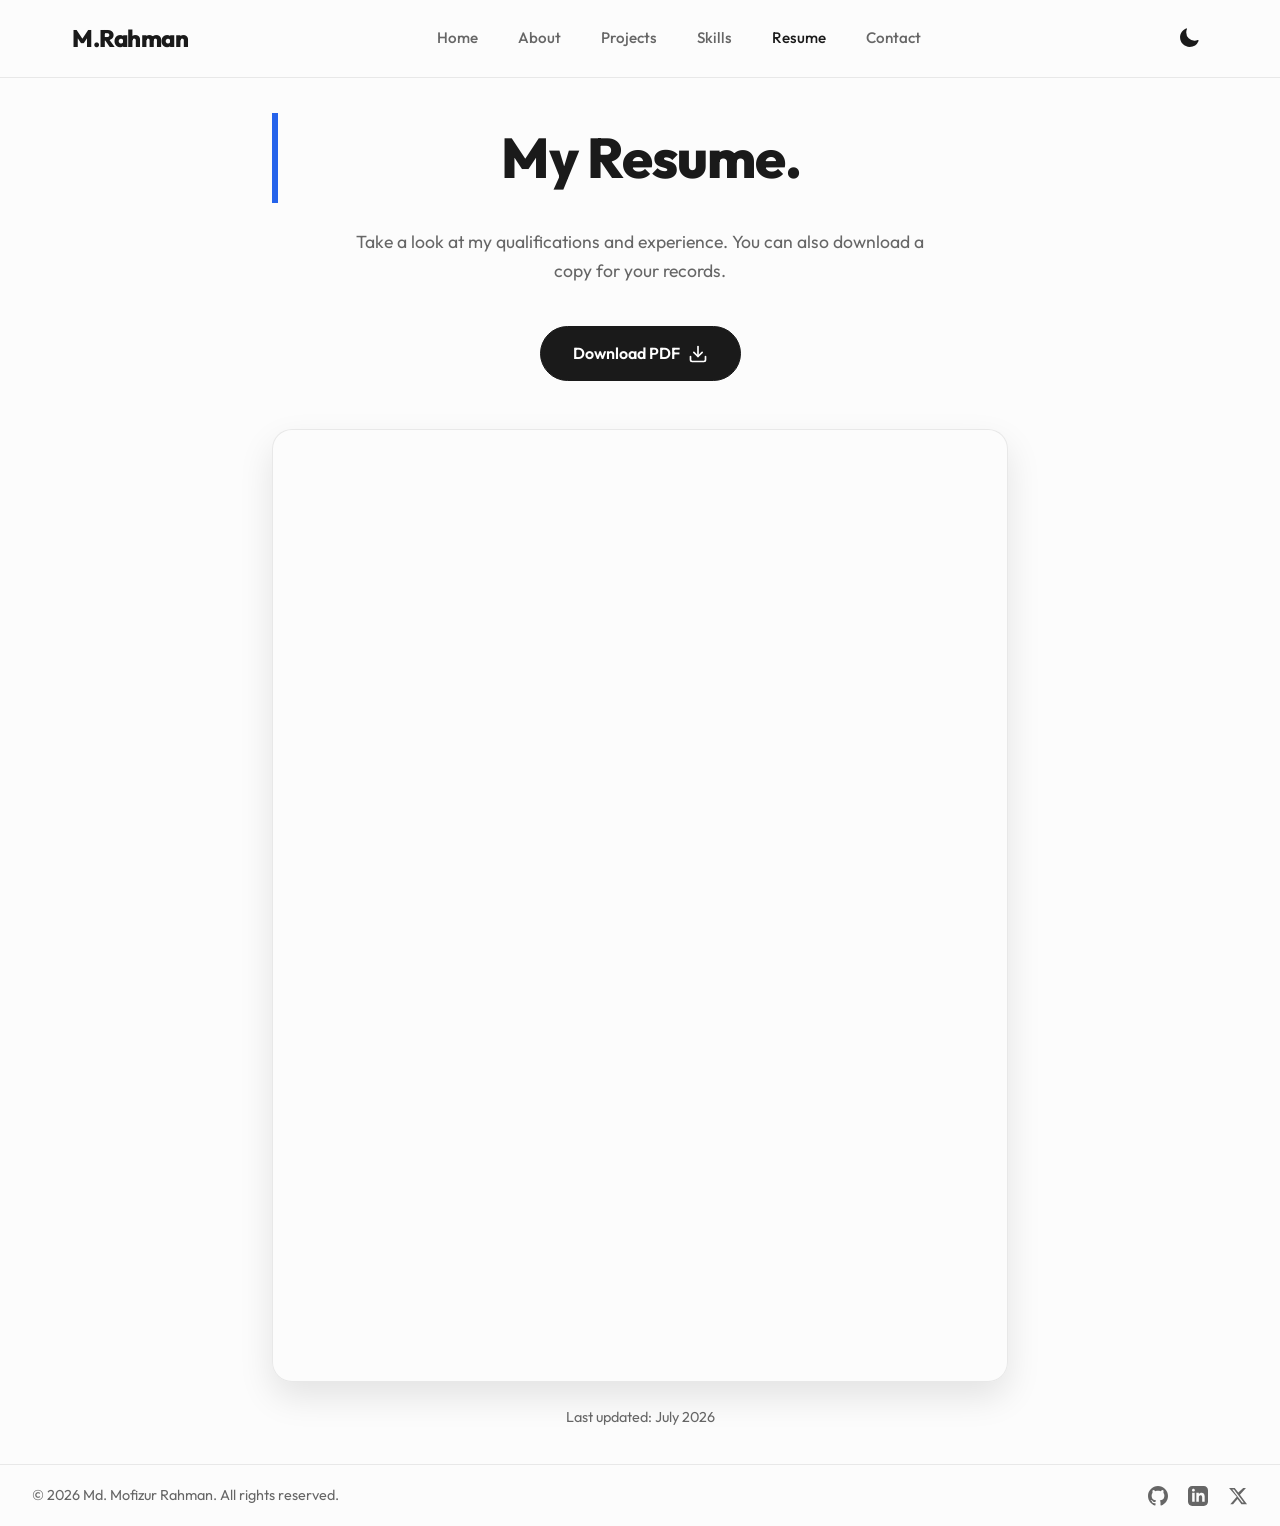
<file: resume.html>
<!doctype html>
<html lang="en" data-theme="dark">
  <head>
    <meta charset="UTF-8" />
    <meta name="viewport" content="width=device-width, initial-scale=1" />
    <title>Mofizur Rahman</title>
    <meta name="description" content="Md. Mofizur Rahman is a Web developer and UX designer crafting clean, performant web experiences. Available for freelance , Part time and full-time opportunities." />
    <meta name="author" content="Md. Mofizur Rahman" />
    <meta name="robots" content="index, follow" />
    <link rel="canonical" href="https://github.com/Jihad4586" />
    <meta property="og:title" content="Md. Mofizur Rahman | Full-Stack Developer & UX Designer" />
    <meta property="og:description" content="Full-stack developer and UX designer building clean, performant web experiences." />
    <meta property="og:type" content="website" />
    <meta property="og:url" content="https://github.com/Jihad4586" />
    <link rel="preconnect" href="https://fonts.googleapis.com" />
    <link rel="preconnect" href="https://fonts.gstatic.com" crossorigin />
    <link href="https://fonts.googleapis.com/css2?family=Outfit:wght@300;400;500;600;700;800&display=swap" rel="stylesheet" />
    <link rel="stylesheet" href="assets/css/styles.css" />
  </head>
  <body>
    <nav class="navbar" id="navbar">
      <div class="nav-container">
        <a href="index.html" class="nav-brand">M.Rahman</a>
        <div class="nav-links" id="nav-links">
          <a href="index.html#home">Home</a>
          <a href="index.html#about">About</a>
          <a href="index.html#projects">Projects</a>
          <a href="index.html#skills">Skills</a>
          <a href="resume.html" class="active">Resume</a>
          <a href="index.html#contact">Contact</a>
        </div>
        <div class="nav-controls">
          <button class="theme-toggle" id="theme-toggle" aria-label="Toggle Theme">
            <svg id="theme-icon" xmlns="http://www.w3.org/2000/svg" viewBox="0 0 24 24">
              <path
                d="M12 2.25a.75.75 0 0 1 .75.75v2.25a.75.75 0 0 1-1.5 0V3a.75.75 0 0 1 .75-.75ZM7.5 12a4.5 4.5 0 1 1 9 0 4.5 4.5 0 0 1-9 0ZM18.894 6.166a.75.75 0 0 0-1.06-1.06l-1.591 1.59a.75.75 0 1 0 1.06 1.061l1.591-1.59ZM21.75 12a.75.75 0 0 1-.75.75h-2.25a.75.75 0 0 1 0-1.5H21a.75.75 0 0 1 .75.75ZM17.834 18.894a.75.75 0 0 0 1.06-1.06l-1.59-1.591a.75.75 0 1 0-1.061 1.06l1.59 1.591ZM12 18.75a.75.75 0 0 1 .75.75V21a.75.75 0 0 1-1.5 0v-1.5a.75.75 0 0 1 .75-.75ZM6.166 18.894a.75.75 0 0 1-1.06-1.06l1.59-1.591a.75.75 0 1 1 1.061 1.06l-1.59 1.591ZM2.25 12a.75.75 0 0 1 .75-.75H5.25a.75.75 0 0 1 0 1.5H3a.75.75 0 0 1-.75-.75ZM6.166 6.166a.75.75 0 0 1 1.06-1.06l1.59 1.591a.75.75 0 1 1-1.061 1.06l-1.59-1.591Z"
              />
            </svg>
          </button>
          <button class="mobile-toggle" id="mobile-toggle" aria-label="Toggle Menu">
            <svg xmlns="http://www.w3.org/2000/svg" width="24" height="24" fill="none" viewBox="0 0 24 24" stroke="currentColor" stroke-width="2">
              <path stroke-linecap="round" stroke-linejoin="round" d="M4 6h16M4 12h16m-7 6h7" />
            </svg>
          </button>
        </div>
      </div>
    </nav>
    <main class="page-main">
      <div class="page-container" style="max-width: 800px; text-align: center">
        <h1 class="page-title" style="margin-bottom: 1.5rem">My Resume.</h1>
        <p class="section-text" style="max-width: 600px; margin: 0 auto 2.5rem">Take a look at my qualifications and experience. You can also download a copy for your records.</p>
        <div class="resume-actions" style="margin-bottom: 3rem">
          <a href="assets/images/resume.pdf" class="btn-primary" download="Md_Mofizur_Rahman_Resume.pdf">
           Download PDF
            <svg xmlns="http://www.w3.org/2000/svg" width="20" height="20" viewBox="0 0 24 24" fill="none" stroke="currentColor" stroke-width="2" stroke-linecap="round" stroke-linejoin="round">
              <path d="M21 15v4a2 2 0 0 1-2 2H5a2 2 0 0 1-2-2v-4"></path>
              <polyline points="7 10 12 15 17 10"></polyline>
              <line x1="12" y1="15" x2="12" y2="3"></line>
            </svg>
          </a>
        </div>
        <div class="resume-container">
          <iframe src="assets/images/resume.pdf" class="resume-frame" title="Md. Mofizur Rahman Resume" allowfullscreen></iframe>
        </div>
        <p class="updated-note">Last updated: July 2026</p>
      </div>
    </main>
    <footer>
      <div class="footer-left">&copy; <span id="year">2026</span> Md. Mofizur Rahman. All rights reserved.</div>
      <div class="socials">
        <a href="https://github.com/Jihad4586" target="_blank" rel="noopener noreferrer" aria-label="GitHub">
          <svg xmlns="http://www.w3.org/2000/svg" width="20" height="20" viewBox="0 0 24 24" fill="currentColor">
            <path d="M12 0c-6.626 0-12 5.373-12 12 0 5.302 3.438 9.8 8.207 11.387.599.111.793-.261.793-.577v-2.234c-3.338.726-4.033-1.416-4.033-1.416-.546-1.387-1.333-1.756-1.333-1.756-1.089-.745.083-.729.083-.729 1.205.084 1.839 1.237 1.839 1.237 1.07 1.834 2.807 1.304 3.492.997.107-.775.418-1.305.762-1.604-2.665-.305-5.467-1.334-5.467-5.931 0-1.311.469-2.381 1.236-3.221-.124-.303-.535-1.524.117-3.176 0 0 1.008-.322 3.301 1.23.957-.266 1.983-.399 3.003-.404 1.02.005 2.047.138 3.006.404 2.291-1.552 3.297-1.23 3.297-1.23.653 1.653.242 2.874.118 3.176.77.84 1.235 1.911 1.235 3.221 0 4.609-2.807 5.624-5.479 5.921.43.372.823 1.102.823 2.222v3.293c0 .319.192.694.801.576 4.765-1.589 8.199-6.086 8.199-11.386 0-6.627-5.373-12-12-12z" />
          </svg>
        </a>
        <a href="https://www.linkedin.com/in/md-mofizur/" target="_blank" rel="noopener noreferrer" aria-label="LinkedIn">
          <svg xmlns="http://www.w3.org/2000/svg" width="20" height="20" viewBox="0 0 24 24" fill="currentColor"><path d="M19 0h-14c-2.761 0-5 2.239-5 5v14c0 2.761 2.239 5 5 5h14c2.762 0 5-2.239 5-5v-14c0-2.761-2.238-5-5-5zm-11 19h-3v-11h3v11zm-1.5-12.268c-.966 0-1.75-.79-1.75-1.764s.784-1.764 1.75-1.764 1.75.79 1.75 1.764-.783 1.764-1.75 1.764zm13.5 12.268h-3v-5.604c0-3.368-4-3.113-4 0v5.604h-3v-11h3v1.765c1.396-2.586 7-2.777 7 2.476v6.759z" /></svg>
        </a>
        <a href="https://x.com/mofizur_rahman7" target="_blank" rel="noopener noreferrer" aria-label="Twitter / X">
          <svg xmlns="http://www.w3.org/2000/svg" width="20" height="20" viewBox="0 0 24 24" fill="currentColor"><path d="M18.244 2.25h3.308l-7.227 8.26 8.502 11.24H16.17l-4.714-6.231-5.401 6.231H2.741l7.73-8.835L1.254 2.25H8.08l4.259 5.622 5.905-5.622Zm-1.161 17.52h1.833L7.084 4.126H5.117z" /></svg>
        </a>
      </div>
    </footer>
    <script src="assets/js/scripts.js"></script>
  </body>
</html>
</file>
<file: assets/css/styles.css>
:root {
  /* Light Theme */
  --bg-color: #fcfcfc;
  --section-bg-alt: #f3f4f6; 
  --text-main: #1a1a1a;
  --text-muted: #666666;
  --accent: #2563eb;
  --nav-bg: rgba(252, 252, 252, 0.85);
  --nav-border: rgba(0, 0, 0, 0.08);
  --card-bg: #fff;
  --btn-bg: #1a1a1a;
  --btn-text: #ffffff;
  --btn-hover: #333333;
  --btn-sec-bg: transparent;
  --btn-sec-text: #1a1a1a;
  --btn-sec-border: #e5e5e5;
  --btn-sec-hover: #f5f5f5;
}
[data-theme="dark"] {
  /* Dark Theme */
  --bg-color: #0d0d0d;
  --section-bg-alt: #161616;
  --text-main: #f2f2f2;
  --text-muted: #a1a1aa;
  --accent: #60a5fa;
  --nav-bg: rgba(13, 13, 13, 0.85);
  --nav-border: rgba(255, 255, 255, 0.08);
  --card-bg: #161616;
  --btn-bg: #f2f2f2;
  --btn-text: #0d0d0d;
  --btn-hover: #d4d4d4;
  --btn-sec-bg: transparent;
  --btn-sec-text: #f2f2f2;
  --btn-sec-border: #333333;
  --btn-sec-hover: #1a1a1a;
}
* {
  margin: 0;
  padding: 0;
  box-sizing: border-box;
}
body {
  font-family: "Outfit", sans-serif;
  background-color: var(--bg-color);
  color: var(--text-main);
  line-height: 1.6;
  transition:
    background-color 0.4s ease,
    color 0.4s ease;
  min-height: 100vh;
  display: flex;
  flex-direction: column;
}
::selection {
  background: var(--accent);
  color: #fff;
}
/* Navigation */
.navbar {
  position: sticky;
  top: 0;
  width: 100%;
  background: var(--nav-bg);
  backdrop-filter: blur(12px);
  -webkit-backdrop-filter: blur(12px);
  border-bottom: 1px solid var(--nav-border);
  z-index: 1000;
  transition:
    background 0.4s ease,
    border-color 0.4s ease,
    padding 0.3s ease;
}
.nav-container {
  width: 100%;
  max-width: 1200px;
  margin: 0 auto;
  padding: 1.2rem 2rem;
  display: flex;
  justify-content: space-between;
  align-items: center;
}
.nav-brand {
  font-size: 1.5rem;
  font-weight: 800;
  letter-spacing: -0.5px;
  text-decoration: none;
  color: var(--text-main);
}
.nav-links {
  display: flex;
  gap: 2.5rem;
  align-items: center;
}
.nav-links a {
  text-decoration: none;
  color: var(--text-muted);
  font-weight: 500;
  font-size: 0.95rem;
  transition: color 0.3s ease;
  position: relative;
}
.nav-links a:hover,
.nav-links a.active {
  color: var(--text-main);
}
.nav-controls {
  display: flex;
  align-items: center;
  gap: 1rem;
}
/* Theme Toggle */
.theme-toggle {
  background: none;
  border: none;
  color: var(--text-main);
  cursor: pointer;
  display: flex;
  align-items: center;
  justify-content: center;
  padding: 0.5rem;
  border-radius: 50%;
  transition:
    background-color 0.3s ease,
    transform 0.3s ease;
}
.theme-toggle:hover {
  background-color: var(--nav-border);
  transform: scale(1.05);
}
.theme-toggle svg {
  width: 22px;
  height: 22px;
  fill: currentColor;
}
.mobile-toggle {
  display: none;
  background: none;
  border: none;
  color: var(--text-main);
  cursor: pointer;
  padding: 0.5rem;
}
/* Main Content */
main {
  flex: 1;
}
.onepage-main {
  flex: 1;
}

/* Scroll Reveal Classes (Replaced Static FadeUp) */
.hero, .page-container {
  opacity: 1;
  transform: none;
}
.reveal-on-scroll {
  opacity: 0;
  transform: translateY(40px);
  transition: opacity 0.8s cubic-bezier(0.16, 1, 0.3, 1), transform 0.8s cubic-bezier(0.16, 1, 0.3, 1);
}
.reveal-on-scroll.visible {
  opacity: 1;
  transform: translateY(0);
}

.hero {
  max-width: 1200px;
  padding: 1.2rem 2rem;
  margin: 0 auto;
  min-height: calc(100vh - 73px);
  width: 100%;
  display: flex;
  align-items: center;
  justify-content: space-between;
  gap: 4rem;
  text-align: left;
}
.hero-content {
  flex: 1;
  max-width: 600px;
}
.hero-image-wrapper {
  flex: 1;
  display: flex;
  justify-content: center;
  align-items: center;
  position: relative;
}
.hero-image {
  width: 100%;
  max-width: 400px;
  height: 400px;
  object-fit: cover;
  border-radius: 60% 40% 30% 70% / 60% 30% 70% 40%;
  box-shadow: 0 25px 50px -12px rgba(0, 0, 0, 0.25);
  border: 4px solid var(--btn-sec-border);
  animation: blob-morph 12s ease-in-out infinite;
  transition:
    transform 0.4s ease,
    border-color 0.4s ease;
}
.hero-image:hover {
  transform: translateY(-10px) scale(1.02);
  border-color: var(--accent);
}
@keyframes blob-morph {
  0%,
  100% {
    border-radius: 60% 40% 30% 70% / 60% 30% 70% 40%;
  }
  33% {
    border-radius: 30% 60% 70% 40% / 50% 60% 30% 60%;
  }
  66% {
    border-radius: 73% 27% 41% 59% / 40% 58% 42% 50%;
  }
}
.hero-subtitle {
  font-size: 1.5rem;
  font-weight: 500;
  color: var(--accent);
  margin-bottom: 1rem;
  letter-spacing: 2px;
  text-transform: uppercase;
  display: block;
}
.hero-title {
  font-size: 4.5rem;
  font-weight: 700;
  line-height: 1.1;
  margin-bottom: 1.5rem;
  letter-spacing: -1.5px;
  color: var(--text-main);
}
.hero-desc {
  font-size: 1.25rem;
  color: var(--text-muted);
  max-width: 650px;
  margin-bottom: 2.5rem;
  line-height: 1.7;
}
.hero-actions {
  display: flex;
  gap: 1rem;
  align-items: center;
}
.btn-primary,
.btn-secondary {
  display: inline-flex;
  align-items: center;
  gap: 0.5rem;
  cursor: pointer;
  padding: 0.85rem 2rem;
  border-radius: 50px;
  text-decoration: none;
  font-weight: 600;
  font-size: 1rem;
  transition: all 0.3s ease;
}
.btn-primary {
  background-color: var(--btn-bg);
  color: var(--btn-text);
  border: 1px solid var(--btn-bg);
}
.btn-primary:hover {
  background-color: var(--btn-hover);
  border-color: var(--btn-hover);
  transform: translateY(-2px);
  box-shadow: 0 10px 20px rgba(0, 0, 0, 0.1);
}
.btn-primary svg {
  transition: transform 0.3s ease;
}
.btn-primary:hover svg {
  transform: translateX(5px);
}
.btn-secondary {
  background-color: var(--btn-sec-bg);
  color: var(--btn-sec-text);
  border: 1px solid var(--btn-sec-border);
}
.btn-secondary:hover {
  background-color: var(--btn-sec-hover);
  border-color: var(--text-muted);
  transform: translateY(-2px);
}
/* Footer */
footer {
  padding: 1.2rem 2rem;
  display: flex;
  justify-content: space-between;
  align-items: center;
  border-top: 1px solid var(--nav-border);
  font-size: 0.9rem;
  color: var(--text-muted);
}
.socials {
  display: flex;
  gap: 1.25rem;
}
.socials a {
  color: var(--text-muted);
  transition:
    color 0.3s ease,
    transform 0.3s ease;
  display: flex;
}
.socials a:hover {
  color: var(--text-main);
  transform: translateY(-2px);
}
/* Page Shared Layout */
.page-main {
  padding: 1rem 0;
}
.page-container {
  max-width: 1200px;
  width: 100%;
  margin: 0 auto;
  padding: 1.2rem 2rem;
}

/* Background Utility */
.bg-alt {
  background-color: var(--section-bg-alt);
}

.page-title {
  font-size: 3.5rem;
  font-weight: 800;
  margin-bottom: 3rem;
  letter-spacing: -1px;
  border-left: 6px solid var(--accent);
  padding-left: 1rem;
}
.section-heading {
  font-size: 1.8rem;
  font-weight: 700;
  margin-bottom: 1rem;
  color: var(--text-main);
  position: relative;
  display: inline-block;
}
.section-heading::after {
  content: '';
  display: block;
  width: 100%;
  height: 3px;
  background: var(--accent);
  margin-top: 8px;
  border-radius: 2px;
  box-shadow: 0 0 10px var(--accent);
}
.section-heading.mt-2 {
  margin-top: 2rem;
}
.section-text {
  font-size: 1.1rem;
  color: var(--text-muted);
  margin-bottom: 1.5rem;
  line-height: 1.7;
}
.text-link {
  color: var(--accent);
  text-decoration: none;
  font-weight: 500;
  transition: color 0.3s ease;
}
.text-link:hover {
  color: var(--text-main);
  text-decoration: underline;
}
/* About Page Specific Layout */
.about-grid {
  display: flex;
  gap: 4rem;
  align-items: flex-start;
}
.about-image-col {
  flex: 0 0 35%;
  position: sticky;
  top: 8rem;
}
.about-text-col {
  flex: 1;
}
.image-stack {
  position: relative;
  width: 100%;
  aspect-ratio: 3/4;
}
.stack-img {
  width: 100%;
  height: 100%;
  object-fit: cover;
  border-radius: 20px;
  box-shadow: 0 10px 30px rgba(0, 0, 0, 0.1);
  border: 4px solid var(--btn-sec-border);
  transition: transform 0.3s ease;
}
.stack-img:hover {
  transform: scale(1.02);
}
.experience-list {
  display: flex;
  flex-direction: column;
  gap: 1.5rem;
  margin-top: 1rem;
  margin-bottom: 2rem;
}
.exp-item {
  display: flex;
  gap: 1.5rem;
  padding: 1.5rem;
  background-color: var(--nav-bg);
  border: 1px solid var(--nav-border);
  border-radius: 12px;
  transition:
    transform 0.3s ease,
    box-shadow 0.3s ease;
}
.exp-item:hover {
  transform: translateY(-3px);
  box-shadow: 0 5px 15px rgba(0, 0, 0, 0.05);
  border-color: var(--nav-border);
}
.exp-year {
  font-weight: 700;
  color: var(--accent);
  font-size: 0.9rem;
  white-space: nowrap;
}
.exp-details h3 {
  font-size: 1.2rem;
  font-weight: 600;
  margin-bottom: 0.2rem;
  margin-top: -0.3rem;
  color: var(--text-main);
}
.exp-details p {
  color: var(--text-muted);
  font-size: 0.95rem;
}
/* Projects Page Layout */
.projects-grid {
  display: grid;
  grid-template-columns: repeat(auto-fill, minmax(300px, 1fr));
  gap: 2.5rem;
  margin-top: 1rem;
}
.project-card {
  background: var(--card-bg);
  border: 1px solid var(--nav-border);
  border-radius: 20px;
  overflow: hidden;
  display: flex;
  flex-direction: column;
  box-shadow: 0 3px 6px rgba(0, 0, 0, 0.05);
  transition:
    transform 0.4s ease,
    box-shadow 0.4s ease,
    border-color 0.4s ease;
}
.project-card:hover {
  transform: translateY(-8px);
  box-shadow: 0 15px 35px rgba(0, 0, 0, 0.1);
  border-color: var(--accent);
}
.project-img-wrapper {
  position: relative;
  width: 100%;
  aspect-ratio: 16/10;
  overflow: hidden;
}
.project-img {
  width: 100%;
  height: 100%;
  object-fit: cover;
  transition: transform 0.6s ease;
}
.project-card:hover .project-img {
  transform: scale(1.05);
}
.project-overlay {
  position: absolute;
  top: 0;
  left: 0;
  width: 100%;
  height: 100%;
  background: rgba(0, 0, 0, 0.65);
  display: flex;
  align-items: center;
  justify-content: center;
  opacity: 0;
  transition: opacity 0.3s ease;
  backdrop-filter: blur(2px);
  -webkit-backdrop-filter: blur(2px);
}
.project-card:hover .project-overlay {
  opacity: 1;
}
.overlay-btn {
  background: var(--bg-color);
  color: var(--text-main);
  padding: 0.75rem 1.5rem;
  border-radius: 30px;
  font-weight: 600;
  display: flex;
  align-items: center;
  gap: 0.5rem;
  transform: translateY(20px);
  transition:
    transform 0.3s ease,
    background 0.3s ease,
    color 0.3s ease;
  text-decoration: none;
}
.project-card:hover .overlay-btn {
  transform: translateY(0);
}
.overlay-btn:hover {
  background: var(--accent);
  color: #fff;
}
.project-info {
  padding: 1.5rem;
  display: flex;
  flex-direction: column;
  flex: 1;
}
.project-title {
  font-size: 1.4rem;
  font-weight: 700;
  margin-bottom: 0.8rem;
  color: var(--text-main);
  line-height: 1.3;
}
.project-desc {
  font-size: 1rem;
  color: var(--text-muted);
  margin-bottom: 1.5rem;
  flex: 1;
}
.project-tags {
  display: flex;
  flex-wrap: wrap;
  gap: 0.5rem;
  margin-top: auto;
}
.tag {
  background: var(--btn-sec-border);
  border: 1px solid var(--nav-border);
  padding: 0.25rem 0.75rem;
  border-radius: 20px;
  font-size: 0.8rem;
  font-weight: 500;
  color: var(--text-main);
}
/* Skills Layout */
.skills-grid {
  display: grid;
  grid-template-columns: repeat(auto-fit, minmax(250px, 1fr));
  gap: 3rem;
}
.skill-group {
  background: var(--card-bg);
  padding: 1.5rem;
  border-radius: 16px;
  border: 1px solid var(--nav-border);
  box-shadow: 0 5px 15px rgba(0, 0, 0, 0.02);
}
.skill-item {
  margin-bottom: 1.2rem;
}
.skill-item:last-child {
  margin-bottom: 0;
}
.skill-header {
  display: flex;
  justify-content: space-between;
  font-size: 0.95rem;
  font-weight: 500;
  margin-bottom: 0.5rem;
  color: var(--text-main);
}
.skill-bar-bg {
  width: 100%;
  height: 8px;
  background: var(--nav-border);
  border-radius: 10px;
  overflow: hidden;
}
.skill-bar-fill {
  height: 100%;
  background: var(--accent);
  width: 0; /* JS handles this */
  border-radius: 10px;
  transition: width 1.2s cubic-bezier(0.16, 1, 0.3, 1);
}

/* Resume Layout */
.resume-container {
  width: 100%;
  aspect-ratio: 8.5/11;
  max-width: 800px;
  background: var(--nav-bg);
  border: 1px solid var(--nav-border);
  border-radius: 20px;
  overflow: hidden;
  margin: 0 auto 1.5rem;
  box-shadow: 0 15px 35px rgba(0, 0, 0, 0.1);
}
.resume-frame {
  width: 100%;
  height: 100%;
  border: none;
}
.updated-note {
  font-size: 0.9rem;
  color: var(--text-muted);
}
/* Contact Layout */
.contact-page .page-title {
  margin-bottom: 0;
}
.contact-page .section-text {
  margin-bottom: 3rem;
}
.contact-grid {
  display: grid;
  grid-template-columns: 1fr 1fr;
  gap: 4rem;
  align-items: flex-start;
}
.contact-info {
  display: flex;
  flex-direction: column;
}
.info-items {
  display: flex;
  flex-direction: column;
  gap: 1.5rem;
}
.info-item {
  display: flex;
  align-items: center;
  gap: 1.5rem;
  padding: 1.5rem;
  background: var(--nav-bg);
  border: 1px solid var(--nav-border);
  border-radius: 16px;
  text-decoration: none;
  transition:
    transform 0.3s cubic-bezier(0.16, 1, 0.3, 1),
    box-shadow 0.3s ease,
    border-color 0.3s ease;
}
.text-link-card.info-item:hover {
  transform: translateY(-5px);
  box-shadow: 0 15px 35px rgba(0, 0, 0, 0.1);
  border-color: var(--accent);
}
.text-link-card.info-item:hover .info-icon {
  background: var(--accent);
  color: #fff;
}
.info-icon {
  width: 55px;
  height: 55px;
  border-radius: 50%;
  background: var(--btn-sec-border);
  display: flex;
  align-items: center;
  justify-content: center;
  color: var(--accent);
  flex-shrink: 0;
  transition:
    background 0.3s ease,
    color 0.3s ease;
}
.info-details h3 {
  font-size: 1.1rem;
  font-weight: 700;
  margin-bottom: 0.2rem;
  color: var(--text-main);
}
.info-details p {
  color: var(--text-muted);
  font-size: 0.95rem;
}

/* Contact CTA Panel */
.contact-cta {
  background: var(--card-bg);
  border: 1px solid var(--nav-border);
  border-radius: 20px;
  padding: 3rem 2rem;
  text-align: center;
  box-shadow: 0 10px 30px rgba(0, 0, 0, 0.05);
}
.contact-cta h3 {
  font-size: 2rem;
  color: var(--text-main);
  margin-bottom: 1rem;
}
.contact-cta p {
  color: var(--text-muted);
  margin-bottom: 2rem;
}
.cta-buttons {
  display: flex;
  flex-direction: column;
  gap: 1rem;
}
.cta-buttons a {
  justify-content: center;
}

/* One-Page Section Layout */
.section-block {
  scroll-margin-top: 90px;
}
.page-section {
  padding: 5rem 0;
  border-top: 1px solid var(--nav-border);
}
.page-section .page-title {
  margin-bottom: 3rem;
}
#home {
  border-top: none;
}
/* Resume Preview Section */
.resume-preview-container {
  text-align: center;
}
.resume-preview-text {
  max-width: 600px;
  margin: 0 auto 2.5rem;
}
.resume-preview-grid {
  display: grid;
  grid-template-columns: repeat(3, 1fr);
  gap: 1.5rem;
  margin-bottom: 2.5rem;
  text-align: left;
}
.resume-preview-grid .exp-item {
  flex-direction: column;
  gap: 0.5rem;
}

/* Responsive */
@media (max-width: 992px) {
  .hero {
    flex-direction: column-reverse;
    text-align: center;
    gap: 3rem;
    padding-block: 4rem;
  }
  .hero-content {
    display: flex;
    flex-direction: column;
    align-items: center;
  }
  .hero-actions {
    align-items: center;
  }
  .contact-grid {
    grid-template-columns: 1fr;
    gap: 2.5rem;
  }
  .resume-preview-grid {
    grid-template-columns: 1fr 1fr;
  }
}
@media (max-width: 768px) {
  .navbar .nav-container {
    padding: 1rem 5%;
  }
  .nav-links {
    display: flex;
    position: fixed;
    top: 0;
    left: 0;
    width: 100%;
    height: 100vh;
    background: rgba(252, 252, 252, 1);
    flex-direction: column;
    justify-content: center;
    align-items: center;
    padding: 0;
    border: none;
    gap: 2.5rem;
    opacity: 0;
    pointer-events: none;
    transition: opacity 0.4s ease;
    z-index: 900;
  }
  [data-theme="dark"] .nav-links {
    background: rgba(13, 13, 13, 1);
  }
  .nav-links.active {
    opacity: 1;
    pointer-events: auto;
  }
  .nav-links a {
    font-size: 2rem;
    font-weight: 700;
    font-family: inherit;
    color: var(--text-muted);
    transition:
      color 0.3s ease,
      transform 0.3s ease;
  }
  .nav-links a:hover,
  .nav-links a.active {
    color: var(--text-main);
    transform: translateX(10px);
  }
  .mobile-toggle {
    display: block;
    z-index: 999;
  }
  .hero-title {
    font-size: 3rem;
  }
  .hero-desc {
    font-size: 1.1rem;
  }
  .hero-actions {
    flex-direction: column;
    align-items: center;
  }
  .hero-image {
    max-width: 250px;
    height: 250px;
  }
  footer {
    flex-direction: column-reverse;
    gap: 1.5rem;
    text-align: center;
  }
  .about-grid {
    flex-direction: column;
    gap: 2rem;
  }
  .about-image-col {
    position: static;
    max-width: 400px;
    margin: 0 auto;
  }
  .exp-item {
    flex-direction: column;
    gap: 0.5rem;
  }
  .projects-grid {
    grid-template-columns: 1fr;
    gap: 1.5rem;
  }
  .page-section {
    padding: 3rem 0;
  }
  .resume-preview-grid {
    grid-template-columns: 1fr;
  }
}
</file>
